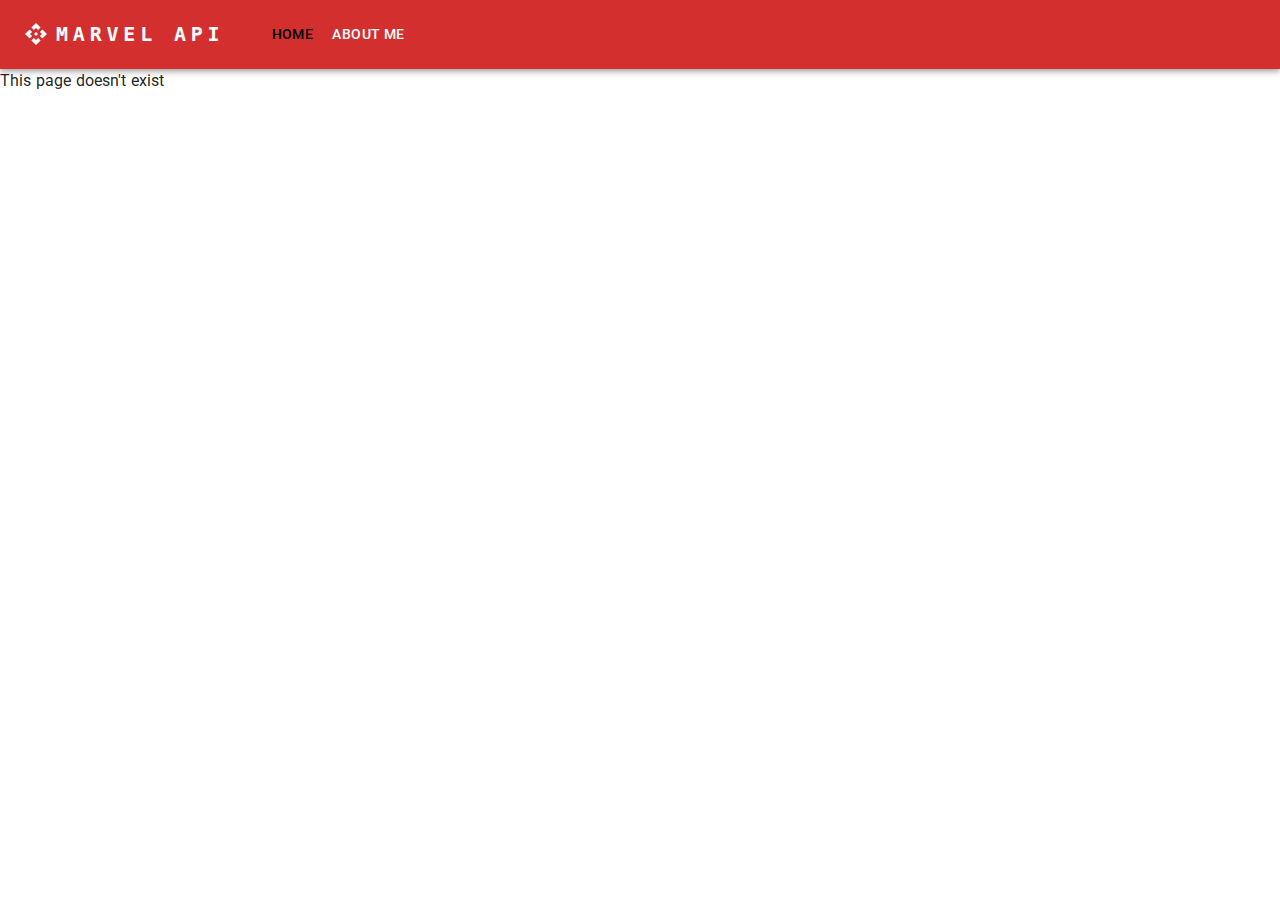
<file: marvel/index.html>
<!doctype html>
<html lang="en">
  <head>
    <meta charset="UTF-8" />
    <meta name="viewport" content="width=device-width, initial-scale=1.0" />
    <link rel="preconnect" href="https://fonts.googleapis.com" />
    <link rel="preconnect" href="https://fonts.gstatic.com" crossorigin />
    <link
      rel="stylesheet"
      href="https://fonts.googleapis.com/css2?family=Roboto:wght@300;400;500;700&display=swap"
    />
    <link rel="icon" type="image/png" href="./assets/favicon-Sr7A8TWQ.ico" />
    <title>Marvel</title>
    <script type="module" crossorigin src="./assets/index-DBy4x6J2.js"></script>
    <link rel="stylesheet" crossorigin href="./assets/index-Bo24i1QF.css" />
  </head>
  <body>
    <div id="root"></div>
  </body>
</html>
</file>
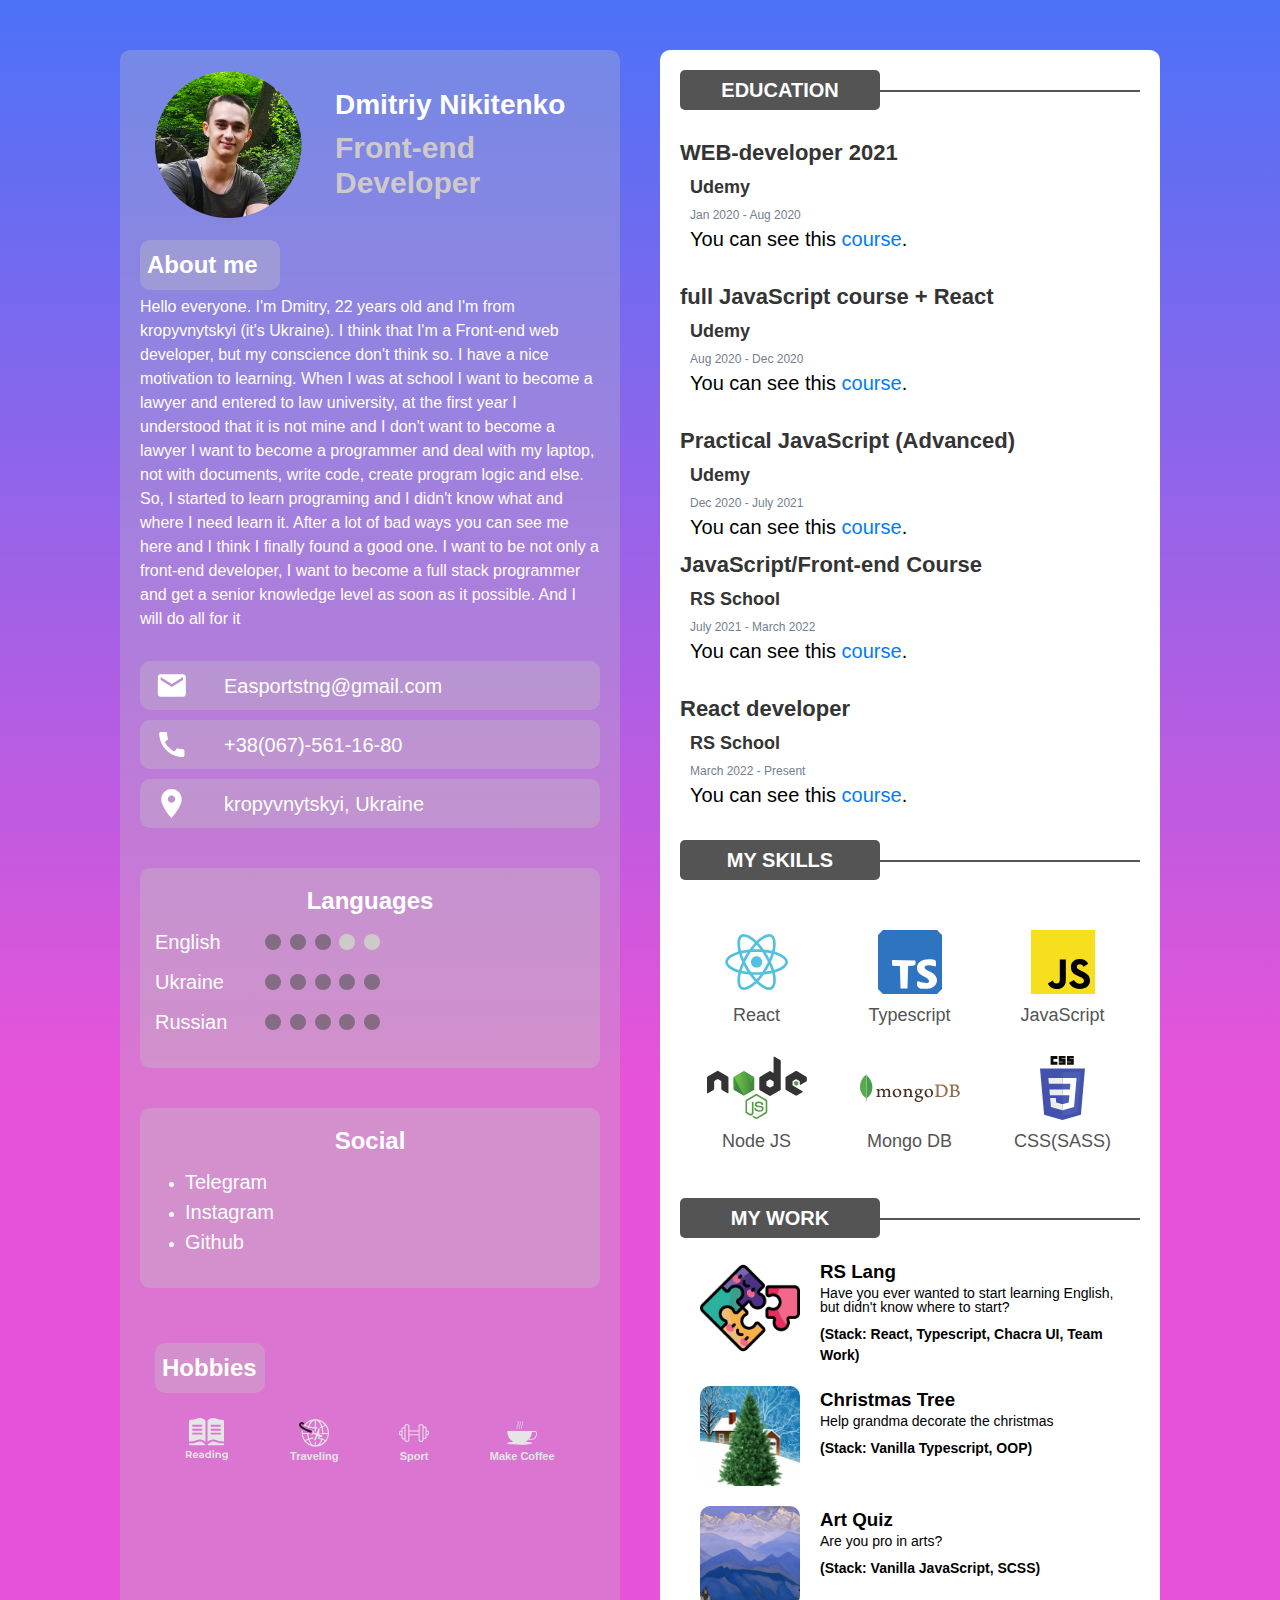
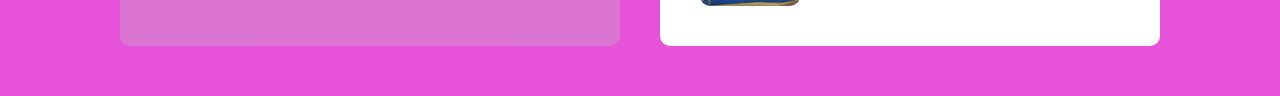
<file: myCV/index.html>
<!DOCTYPE html><html lang="en"><head><meta charset="UTF-8"><meta http-equiv="X-UA-Compatible" content="IE=edge"><meta name="viewport" content="width=device-width,initial-scale=1"><title>Dmitriy Nikitenko</title><script defer="defer" src="vendors.7f567aa636cfdadf3a71.js"></script><script defer="defer" src="main.7f567aa636cfdadf3a71.js"></script><link href="main.7f567aa636cfdadf3a71.css" rel="stylesheet"></head><body><main class="main"><div class="container"><div class="burger"><span class="burger__line"></span> <span class="burger__line"></span> <span class="burger__line"></span></div><div class="burger__overlay"><div class="burger__close">&#10006;</div><ul class="burger__list"><li class="burger__item"><a href="#contacts" class="burger__link">Contacts</a></li><li class="burger__item"><a href="#education" class="burger__link">Education</a></li><li class="burger__item"><a href="#skills" class="burger__link">Skills</a></li><li class="burger__item"><a href="#portfolio" class="burger__link">Portfolio</a></li></ul></div><div class="main__wrapper"><div class="main__promo"><header class="header"><img class="header__photo" src="./assets/img/main_photo.png" alt="My_photo"><div class="header__title"><h3 class="header__name">Dmitriy Nikitenko</h3><h1 class="header__prof">Front-end Developer</h1></div></header><article class="article"><h2 class="article__header">About me</h2>Hello everyone. I'm Dmitry, 22 years old and I'm from kropyvnytskyi (it's Ukraine). I think that I'm a Front-end web developer, but my conscience don't think so. I have a nice motivation to learning. When I was at school I want to become a lawyer and entered to law university, at the first year I understood that it is not mine and I don't want to become a lawyer I want to become a programmer and deal with my laptop, not with documents, write code, create program logic and else. So, I started to learn programing and I didn't know what and where I need learn it. After a lot of bad ways you can see me here and I think I finally found a good one. I want to be not only a front-end developer, I want to become a full stack programmer and get a senior knowledge level as soon as it possible. And I will do all for it</article><div class="contacts" id="contacts"><ul class="contacts__list"><li class="contacts__item"><img class="contacts__img" src="./assets/img/icons/mail.svg" alt="mail"> <a href="mailto:easportstng@gmail.com" target="_blank">Easportstng@gmail.com</a></li><li class="contacts__item"><img class="contacts__img" src="./assets/img/icons/call.svg" alt="call"> <a href="tel:+380675611680" target="_blank">+38(067)-561-16-80</a></li><li class="contacts__item"><img class="contacts__img" src="./assets/img/icons/location.svg" alt="location"> <a href="https://goo.gl/maps/pJePPyvQSHd7j6ga8" target="_blank"><address>kropyvnytskyi, Ukraine</address></a></li></ul></div><section class="language"><h2 class="language__title">Languages</h2><ul class="language__list"><li class="language__item"><span>English</span><div class="language__circles"><div class="language__circle"></div><div class="language__circle"></div><div class="language__circle"></div><div class="language__circle language__circle_white"></div><div class="language__circle language__circle_white"></div></div></li><li class="language__item"><span>Ukraine</span><div class="language__circles"><div class="language__circle"></div><div class="language__circle"></div><div class="language__circle"></div><div class="language__circle"></div><div class="language__circle"></div></div></li><li class="language__item"><span>Russian</span><div class="language__circles"><div class="language__circle"></div><div class="language__circle"></div><div class="language__circle"></div><div class="language__circle"></div><div class="language__circle"></div></div></li></ul></section><section class="social"><h2 class="social__title">Social</h2><ul class="social__list"><li class="social__item"><a href="https://t.me/Nikitenko_Dmitriy" target="_blank">Telegram</a></li><li class="social__item"><a href="https://instagram.com/nikitenko.dmitriy?utm_medium=copy_link" target="_blank">Instagram</a></li><li class="social__item"><a href="https://github.com/Dmitriy-hello-world" target="_blank">Github</a></li></ul></section><section class="hobbies"><h2 class="hobbies__title">Hobbies</h2><ul class="hobbies__list"><li class="hobbies__item"><img class="hobbies__img" src="./assets/img/icons/Reading.svg" alt="Reading"></li><li class="hobbies__item hobbies__item_custom"><img class="hobbies__img" src="./assets/img/icons/travel.svg" alt="Travel"><div>Traveling</div></li><li class="hobbies__item hobbies__item_custom"><img class="hobbies__img" src="./assets/img/icons/gym.svg" alt="Sport"><div>Sport</div></li><li class="hobbies__item hobbies__item_custom"><img class="hobbies__img" src="./assets/img/icons/coffee.svg" alt="Coffee"><div>Make Coffee</div></li></ul></section></div><div class="main__about"><section class="education" id="education"><div class="title"><h2>education</h2></div><ul class="education__list"><li class="education__item"><div class="education__header">WEB-developer 2021</div><h5 class="education__prof">Udemy</h5><div class="education__date">Jan 2020 - Aug 2020</div><div class="education__link">You can see this <a href="https://www.udemy.com/course/webdeveloper/" target="_blank">course</a>.</div></li><li class="education__item"><div class="education__header">full JavaScript course + React</div><h5 class="education__prof">Udemy</h5><div class="education__date">Aug 2020 - Dec 2020</div><div class="education__link">You can see this <a href="https://www.udemy.com/course/javascript_full/" target="_blank">course</a>.</div></li><li class="education__item"><div class="education__header">Practical JavaScript (Advanced)</div><h5 class="education__prof">Udemy</h5><div class="education__date">Dec 2020 - July 2021</div><div class="education__link">You can see this <a href="https://www.udemy.com/course/javascript_practice/" target="_blank">course</a>.</div></li><li class="education__item"><div class="education__header">JavaScript/Front-end Course</div><h5 class="education__prof">RS School</h5><div class="education__date">July 2021 - March 2022</div><div class="education__link">You can see this <a href="https://rs.school/js/" target="_blank">course</a>.</div></li><li class="education__item"><div class="education__header">React developer</div><h5 class="education__prof">RS School</h5><div class="education__date">March 2022 - Present</div><div class="education__link">You can see this <a href="https://rs.school/react/" target="_blank">course</a>.</div></li></ul></section><section class="skills" id="skills"><div class="title"><h2>MY SKILLS</h2></div><ul class="skills__list"><li class="skills__item"><img class="skills__img" src="./assets/img/icons/react.svg" alt="React"><div class="skills__name">React</div></li><li class="skills__item"><img class="skills__img" src="./assets/img/icons/Typescript.svg" alt="Typescript"><div class="skills__name">Typescript</div></li><li class="skills__item"><img class="skills__img" src="./assets/img/icons/js.svg" alt="JavaScript"><div class="skills__name">JavaScript</div></li><li class="skills__item"><img class="skills__img" src="./assets/img/icons/node.js.svg" alt="nodeJS"><div class="skills__name">Node JS</div></li><li class="skills__item"><img class="skills__img" src="./assets/img/icons/mongo.db.svg" alt="MongoDB"><div class="skills__name">Mongo DB</div></li><li class="skills__item"><img class="skills__img" src="./assets/img/icons/CSS3.svg" alt="CSS3"><div class="skills__name">CSS(SASS)</div></li></ul></section><section class="work" id="portfolio"><div class="title"><h2>My work</h2></div><div class="work__wrapper"><div class="work__item"><a href="https://gracious-yonath-abce9b.netlify.app/" target="_blank" class="work__link"><img src="./assets/img/portfolio/puzzle.png" alt="lang" class="work__img"></a><div class="work__info"><h3 class="work__name">RS Lang</h3><div class="work__descr">Have you ever wanted to start learning English, but didn't know where to start?</div><div class="work__stack">(Stack: React, Typescript, Chacra UI, Team Work)</div></div></div><div class="work__item"><a href="https://rolling-scopes-school.github.io/dmitriy-hello-world-JSFE2021Q3/christmas-task/" target="_blank" class="work__link"><img src="./assets/img/portfolio/tree.png" alt="Christmas Tree" class="work__img"></a><div class="work__info"><h3 class="work__name">Christmas Tree</h3><div class="work__descr">Help grandma decorate the christmas</div><div class="work__stack">(Stack: Vanilla Typescript, OOP)</div></div></div><div class="work__item"><a href="https://rolling-scopes-school.github.io/dmitriy-hello-world-JSFE2021Q3/art-quiz/" target="_blank" class="work__link"><img src="./assets/img/portfolio/art.jpg" alt="art" class="work__img"></a><div class="work__info"><h3 class="work__name">Art Quiz</h3><div class="work__descr">Are you pro in arts?</div><div class="work__stack">(Stack: Vanilla JavaScript, SCSS)</div></div></div></div></section></div></div></div></main></body></html>
</file>
<file: marvel/assets/index-Bo24i1QF.css>
.appHeader__button_active{text-decoration:none}.appHeader__button_active button{color:#000}.appHeader__button{color:#fff;text-decoration:none}.appHeader__logoLink{text-decoration:none;color:#fff}.card__wrapper:hover{transform:scale(1.05);transition:all .5s}.cards__wrapper{width:1400px;display:grid;grid-template-columns:repeat(auto-fill,300px);grid-template-rows:repeat(5,auto);grid-gap:20px;justify-content:center}.cards_centered{margin:0 auto;width:1400px;text-align:center}.paginator__position{margin:30px 0;justify-content:center;display:flex}.wrapper{display:flex;position:relative;width:1000px;margin:0 auto}.search_position{position:absolute;top:65%;left:120px}.img{z-index:-1}.img__marvel{width:200px;position:absolute;top:80px;left:145px}
</file>
<file: myCV/main.7f567aa636cfdadf3a71.css>
/*!
 * Bootstrap Reboot v4.3.1 (https://getbootstrap.com/)
 * Copyright 2011-2019 The Bootstrap Authors
 * Copyright 2011-2019 Twitter, Inc.
 * Licensed under MIT (https://github.com/twbs/bootstrap/blob/master/LICENSE)
 * Forked from Normalize.css, licensed MIT (https://github.com/necolas/normalize.css/blob/master/LICENSE.md)
 */*,:after,:before{box-sizing:border-box}html{-webkit-text-size-adjust:100%;-webkit-tap-highlight-color:transparent;font-family:sans-serif;line-height:1.15}article,aside,figcaption,figure,footer,header,hgroup,main,nav,section{display:block}body{background-color:#fff;color:#212529;font-family:-apple-system,BlinkMacSystemFont,Segoe UI,Roboto,Helvetica Neue,Arial,Noto Sans,sans-serif,Apple Color Emoji,Segoe UI Emoji,Segoe UI Symbol,Noto Color Emoji;font-size:1rem;font-weight:400;line-height:1.5;margin:0;text-align:left}[tabindex="-1"]:focus{outline:0!important}hr{box-sizing:content-box;height:0;overflow:visible}h1,h2,h3,h4,h5,h6{margin-bottom:.5rem;margin-top:0}p{margin-bottom:1rem;margin-top:0}abbr[data-original-title],abbr[title]{border-bottom:0;cursor:help;text-decoration:underline;-webkit-text-decoration:underline dotted;text-decoration:underline dotted;-webkit-text-decoration-skip-ink:none;text-decoration-skip-ink:none}address{font-style:normal;line-height:inherit}address,dl,ol,ul{margin-bottom:1rem}dl,ol,ul{margin-top:0}ol ol,ol ul,ul ol,ul ul{margin-bottom:0}dt{font-weight:700}dd{margin-bottom:.5rem;margin-left:0}blockquote{margin:0 0 1rem}b,strong{font-weight:bolder}small{font-size:80%}sub,sup{font-size:75%;line-height:0;position:relative;vertical-align:baseline}sub{bottom:-.25em}sup{top:-.5em}a{background-color:transparent;color:#007bff;text-decoration:none}a:hover{color:#0056b3;text-decoration:underline}a:not([href]):not([tabindex]),a:not([href]):not([tabindex]):focus,a:not([href]):not([tabindex]):hover{color:inherit;text-decoration:none}a:not([href]):not([tabindex]):focus{outline:0}code,kbd,pre,samp{font-family:SFMono-Regular,Menlo,Monaco,Consolas,Liberation Mono,Courier New,monospace;font-size:1em}pre{margin-bottom:1rem;margin-top:0;overflow:auto}figure{margin:0 0 1rem}img{border-style:none}img,svg{vertical-align:middle}svg{overflow:hidden}table{border-collapse:collapse}caption{caption-side:bottom;color:#6c757d;padding-bottom:.75rem;padding-top:.75rem;text-align:left}th{text-align:inherit}label{display:inline-block;margin-bottom:.5rem}button{border-radius:0}button:focus{outline:1px dotted;outline:5px auto -webkit-focus-ring-color}button,input,optgroup,select,textarea{font-family:inherit;font-size:inherit;line-height:inherit;margin:0}button,input{overflow:visible}button,select{text-transform:none}select{word-wrap:normal}[type=button],[type=reset],[type=submit],button{-webkit-appearance:button}[type=button]:not(:disabled),[type=reset]:not(:disabled),[type=submit]:not(:disabled),button:not(:disabled){cursor:pointer}[type=button]::-moz-focus-inner,[type=reset]::-moz-focus-inner,[type=submit]::-moz-focus-inner,button::-moz-focus-inner{border-style:none;padding:0}input[type=checkbox],input[type=radio]{box-sizing:border-box;padding:0}input[type=date],input[type=datetime-local],input[type=month],input[type=time]{-webkit-appearance:listbox}textarea{overflow:auto;resize:vertical}fieldset{border:0;margin:0;min-width:0;padding:0}legend{color:inherit;display:block;font-size:1.5rem;line-height:inherit;margin-bottom:.5rem;max-width:100%;padding:0;white-space:normal;width:100%}progress{vertical-align:baseline}[type=number]::-webkit-inner-spin-button,[type=number]::-webkit-outer-spin-button{height:auto}[type=search]{-webkit-appearance:none;outline-offset:-2px}[type=search]::-webkit-search-decoration{-webkit-appearance:none}::-webkit-file-upload-button{-webkit-appearance:button;font:inherit}output{display:inline-block}summary{cursor:pointer;display:list-item}template{display:none}[hidden]{display:none!important}*{font-family:Poppins,sans-serif;margin:0;padding:0}.container{margin:0 auto;max-width:1140px}.main{background:linear-gradient(180deg,rgba(3,56,244,.71),rgba(224,37,206,.79) 63.75%);max-height:100%;min-height:900px}.main__wrapper{display:grid;gap:40px;grid-auto-rows:auto;grid-template-columns:repeat(2,500px);grid-template-rows:auto;padding:50px}.main__promo{background:hsla(0,0%,77%,.3);color:#fff}.main__about,.main__promo{border-radius:10px;padding:20px}.main__about{background:#fff;color:#000}.header{display:flex;justify-content:space-around}.header__title{width:250px}.header__photo{height:150px;width:150px}.header__name{font-size:28px;line-height:30px;margin:20px 0 0}.header__prof{color:#cecaca;font-size:30px;line-height:35px;margin:10px 0 0}.article{margin-top:20px}.article__header{background:hsla(0,0%,77%,.35);border-radius:10px;margin:0 0 5px;padding:7px;width:140px}.contacts{margin-top:30px}.contacts__list{list-style-type:none;padding:0}.contacts__item{align-items:center;background:hsla(0,0%,77%,.35);border-radius:10px;display:flex;margin-bottom:10px;padding:7px 14px}.contacts__item:nth-child(4){margin-bottom:0}.contacts__item a{color:#fff;font-size:20px}.contacts__item a address{margin:0}.contacts__img{height:35px;margin-right:35px;width:35px}mark{background:unset;color:unset}.language{background:hsla(0,0%,77%,.35);border-radius:10px;margin-top:40px;padding:15px}.language__title{text-align:center}.language__list{list-style-type:none}.language__item{align-items:center;display:flex;font-size:20px;margin-bottom:10px}.language__item span{width:80px}.language__item :nth-child(3){margin-bottom:0}.language__circles{display:flex;justify-content:space-between;margin-left:30px;width:115px}.language__circle{background:rgba(84,84,84,.6);border-radius:100%;height:16px;width:16px}.language__circle_white{background:#cecaca}.social{background:hsla(0,0%,77%,.35);border-radius:10px;margin-top:40px;padding:15px}.social__title{text-align:center}.social__list{padding-left:30px}.social__list a{color:#fff;font-size:20px}.hobbies{margin-top:40px;padding:15px}.hobbies__title{background:hsla(0,0%,77%,.35);border-radius:10px;padding:7px;width:110px}.hobbies__list{display:flex;justify-content:space-around;list-style-type:none;margin-top:25px;padding:0}.hobbies__item_custom{align-items:center;display:flex;flex-direction:column}.hobbies__item_custom img{width:30px}.hobbies__item_custom div{color:#e5e5e5;font-size:11px;font-weight:700}.title h2,.title h4{background:#545454;border-radius:5px;color:#fff;font-size:20px;line-height:24px;margin:0;padding:8px;position:relative;text-align:center;text-transform:uppercase;width:200px}.title h2:after,.title h4:after{background:#545454;content:"";display:block;height:2px;position:absolute;right:-390px;top:50%;transform:translateX(-50%);width:260px}.education__list{list-style-type:none;margin:30px 0;padding:0}.education__item{margin-bottom:30px}.education__item:nth-child(3){margin-bottom:0}.education__header{color:#343434;font-size:22px;font-weight:700;line-height:26px;margin-top:10px}.education__prof{color:#343434;font-size:18px;line-height:22px;margin-top:10px;padding-left:10px}.education__date{color:#73808d;font-size:12px;line-height:18px;padding-left:10px}.education__link{color:#000;font-size:20px;padding-left:10px}.education__link s:hover{text-decoration:none}.skills__list{display:flex;flex-wrap:wrap;justify-content:flex-start;list-style-type:none;margin-top:50px;padding:0}.skills__img{height:64px;max-width:100px}.skills__item{align-items:center;display:flex;flex-direction:column;margin-bottom:30px;width:153px}.skills__name{color:#545454;font-size:18px;line-height:22px;margin-top:10px;text-align:center}.work__wrapper{display:grid;grid-template-columns:auto;grid-template-rows:repeat(3,auto);margin:20px;row-gap:20px}.work__name{margin:0}.work__item{display:flex}.work__info{padding-left:20px}.work__img{border-radius:10px;display:block;height:100px;width:100px}.work__descr{font-size:14px;line-height:14px}.work__stack{font-size:14px;font-weight:600;margin-top:10px}.burger,.burger__overlay{display:none}@media(max-width:1199px){.main__wrapper{grid-template-columns:repeat(2,425px);margin:0 auto;width:990px}.title h2:after,.title h4:after{right:-309px;width:207px}.other__item,.skills__item{width:125px}.work__stack{font-size:12px;margin-top:5px}}@media(max-width:991px){.main__wrapper{grid-template-columns:auto;row-gap:50px;width:768px}.header__photo{height:200px;width:200px}.header__title{margin-top:27px}.social__list{display:flex;justify-content:space-around;list-style-type:none;padding-left:0}.social__item a{text-decoration:underline}.social__item a:hover{text-decoration:none}.title h2:after,.title h4:after{right:-673px;width:449px}.footer__list{margin-top:50px}}@media(max-width:767px){.main__wrapper{padding:70px 20px 20px;width:576px}.header__photo{height:150px;width:150px}.header__title{margin-top:0}.title h2:after,.title h4:after{right:-475px;width:317px}.other__item,.skills__item{width:165px}.burger{cursor:pointer;display:flex;flex-direction:column;height:30px;justify-content:space-between;left:20px;position:absolute;top:20px}.burger__line{background:hsla(0,0%,77%,.5);border-radius:20%;display:block;height:7px;width:50px}.burger__overlay{background:rgba(0,0,0,.9);display:block;height:100vh;left:-100%;position:fixed;top:0;transition:all .4s;width:80%;z-index:999}.burger__overlay_active{left:0}.burger__list{align-items:center;display:flex;flex-direction:column;height:100%;justify-content:space-around;list-style-type:none}.burger__link{color:hsla(0,0%,77%,.7);font-size:27px;font-weight:600}.burger__link:hover{color:#fff;text-decoration:none}.burger__close{color:#fff;cursor:pointer;font-size:30px;line-height:30px;position:absolute;right:15px;top:15px}}@media(max-width:575px){.main__wrapper{padding:50px 10px 10px;width:320px}.burger{height:25px;left:10px;top:15px}.burger__line{height:5px;width:40px}.header{align-items:center;flex-direction:column}.header__name,.header__prof{text-align:center}.main__promo{width:300px}.contacts__item a{font-size:15px}.contacts__img{margin-right:20px}.knowledge__item{font-size:15px}.social__list{display:block;list-style-type:disc;padding-left:30px}.social__list a{text-decoration:none}.hobbies{margin-top:15px}.title h2:after,.title h4:after{right:-120px;width:80px}.other__item,.skills__item{width:130px}.work__item{align-items:center;flex-direction:column}.work__name{margin-top:10px}.work__wrapper{margin:20px 0}}
</file>
